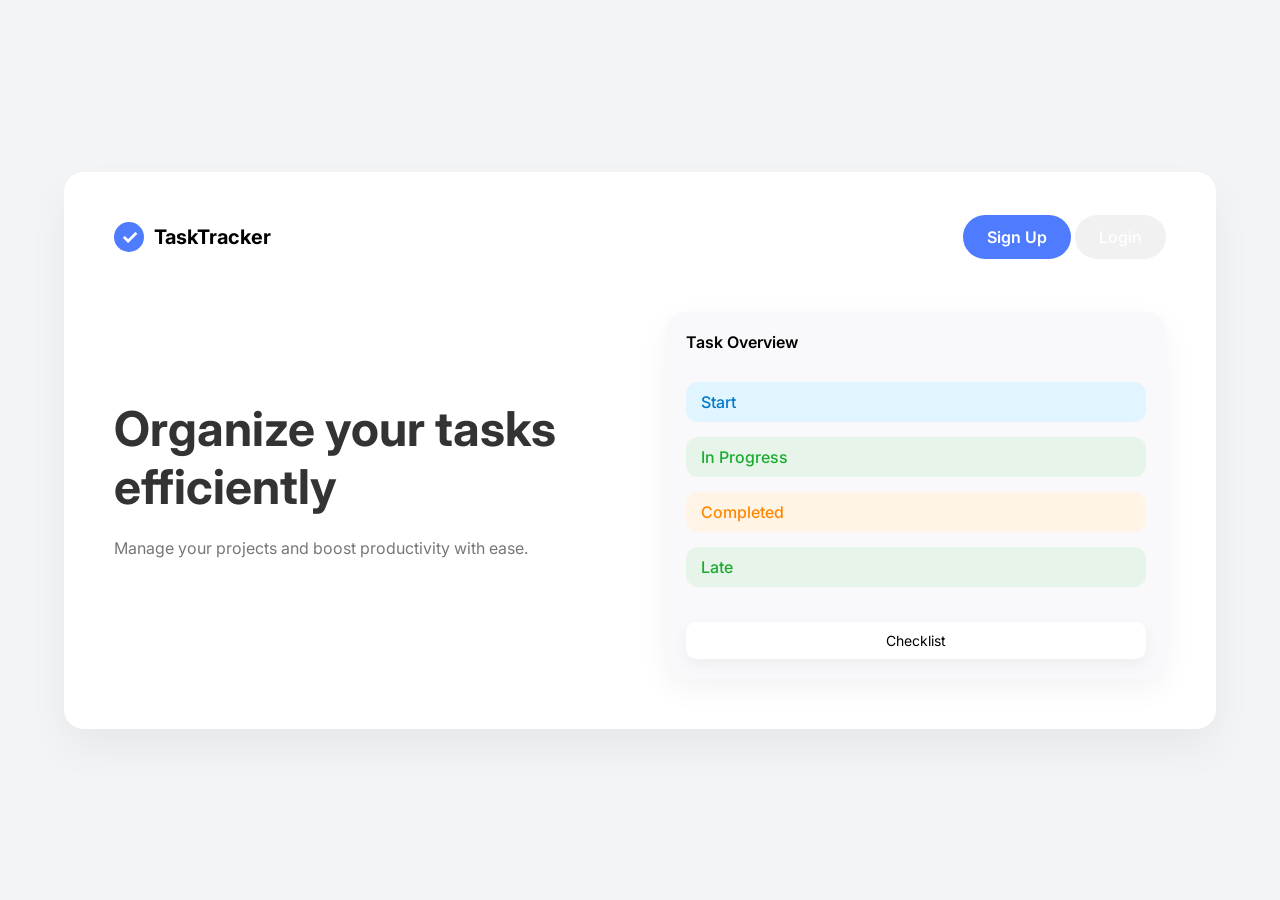
<file: index.html>
<!DOCTYPE html>
<html lang="en">
<head>
  <meta charset="UTF-8" />
  <meta name="viewport" content="width=device-width, initial-scale=1.0" />
  <title>TaskTracker</title>
  <link href="https://fonts.googleapis.com/css2?family=Inter:wght@300;400;500;600;700&display=swap" rel="stylesheet">
  <style>
    * { margin: 0; padding: 0; box-sizing: border-box; font-family: 'Inter', sans-serif; }
    body { background: #f3f4f6; display: flex; justify-content: center; align-items: center; min-height: 100vh; }

    .container { width: 90%; max-width: 1200px; background: #fff; border-radius: 20px; padding: 50px; box-shadow: 0 20px 40px rgba(0,0,0,0.05); }

    /* NAVBAR */
    .navbar { display: flex; justify-content: space-between; align-items: center; margin-bottom: 60px; }
    .logo { display: flex; align-items: center; font-weight: 700; font-size: 20px; }
    .logo-circle { width: 30px; height: 30px; background: #4f7cff; border-radius: 50%; margin-right: 10px; display: flex; align-items: center; justify-content: center; color: white; font-weight: bold; }
    .buttons a { text-decoration: none; color: white; }
    .btn-primary { background: #4f7cff; color: white; padding: 12px 24px; border-radius: 25px; border: none; cursor: pointer; font-weight: 600; }
    .btn-secondary { background: #f1f1f1; color: #333; padding: 12px 24px; border-radius: 25px; border: none; cursor: pointer; font-weight: 500; }

    /* HERO */
    .hero { display: flex; align-items: center; justify-content: space-between; gap: 50px; }
    .hero-text { max-width: 500px; }
    .hero-text h1 { font-size: 48px; font-weight: 700; color: #333; margin-bottom: 20px; line-height: 1.2; }
    .hero-text p { color: #777; margin-bottom: 30px; font-size: 16px; line-height: 1.5; }

    /* MOCKUP CARD AREA */
    .mockup { width: 500px; background: #f9f9fb; border-radius: 20px; padding: 20px; box-shadow: 0 10px 30px rgba(0,0,0,0.05); display: flex; flex-direction: column; gap: 15px; }

    .task-card { display: flex; justify-content: space-between; align-items: center; padding: 10px 15px; border-radius: 12px; font-weight: 500; }
    .task-card.in-progress { background: #e0f5ff; color: #007acc; }
    .task-card.completed { background: #e6f4ea; color: #1aab2f; }
    .task-card.orange { background: #fff4e6; color: #ff8800; }

    .mockup-header { display: flex; justify-content: space-between; align-items: center; margin-bottom: 15px; font-weight: 600; }

    .mockup-stats { display: flex; gap: 10px; margin-top: 20px; }
    .stat { background: white; flex: 1; padding: 10px; border-radius: 10px; box-shadow: 0 5px 15px rgba(0,0,0,0.05); text-align: center; font-size: 14px; }

  </style>
</head>
<body>

<div class="container">
  <!-- NAVBAR -->
  <div class="navbar">
    <div class="logo">
      <div class="logo-circle">✓</div>TaskTracker
    </div>
    <div class="buttons">
      <a href="signup.html" class="btn-primary">Sign Up</a>
      <a href="login.html" class="btn-secondary">Login</a>
    </div>
  </div>

  <!-- HERO -->
  <div class="hero">
    <div class="hero-text">
      <h1>Organize your tasks efficiently</h1>
      <p>Manage your projects and boost productivity with ease.</p>
    </div>

    <div class="mockup">
      <div class="mockup-header">Task Overview</div>
      <div class="task-card in-progress">Start</div>
      <div class="task-card completed">In Progress</div>
      <div class="task-card orange">Completed</div>
      <div class="task-card completed">Late</div>

      <div class="mockup-stats">
        <div class="stat">Checklist</div>
      </div>
    </div>
  </div>
</div>

</body>
</html>
</file>
